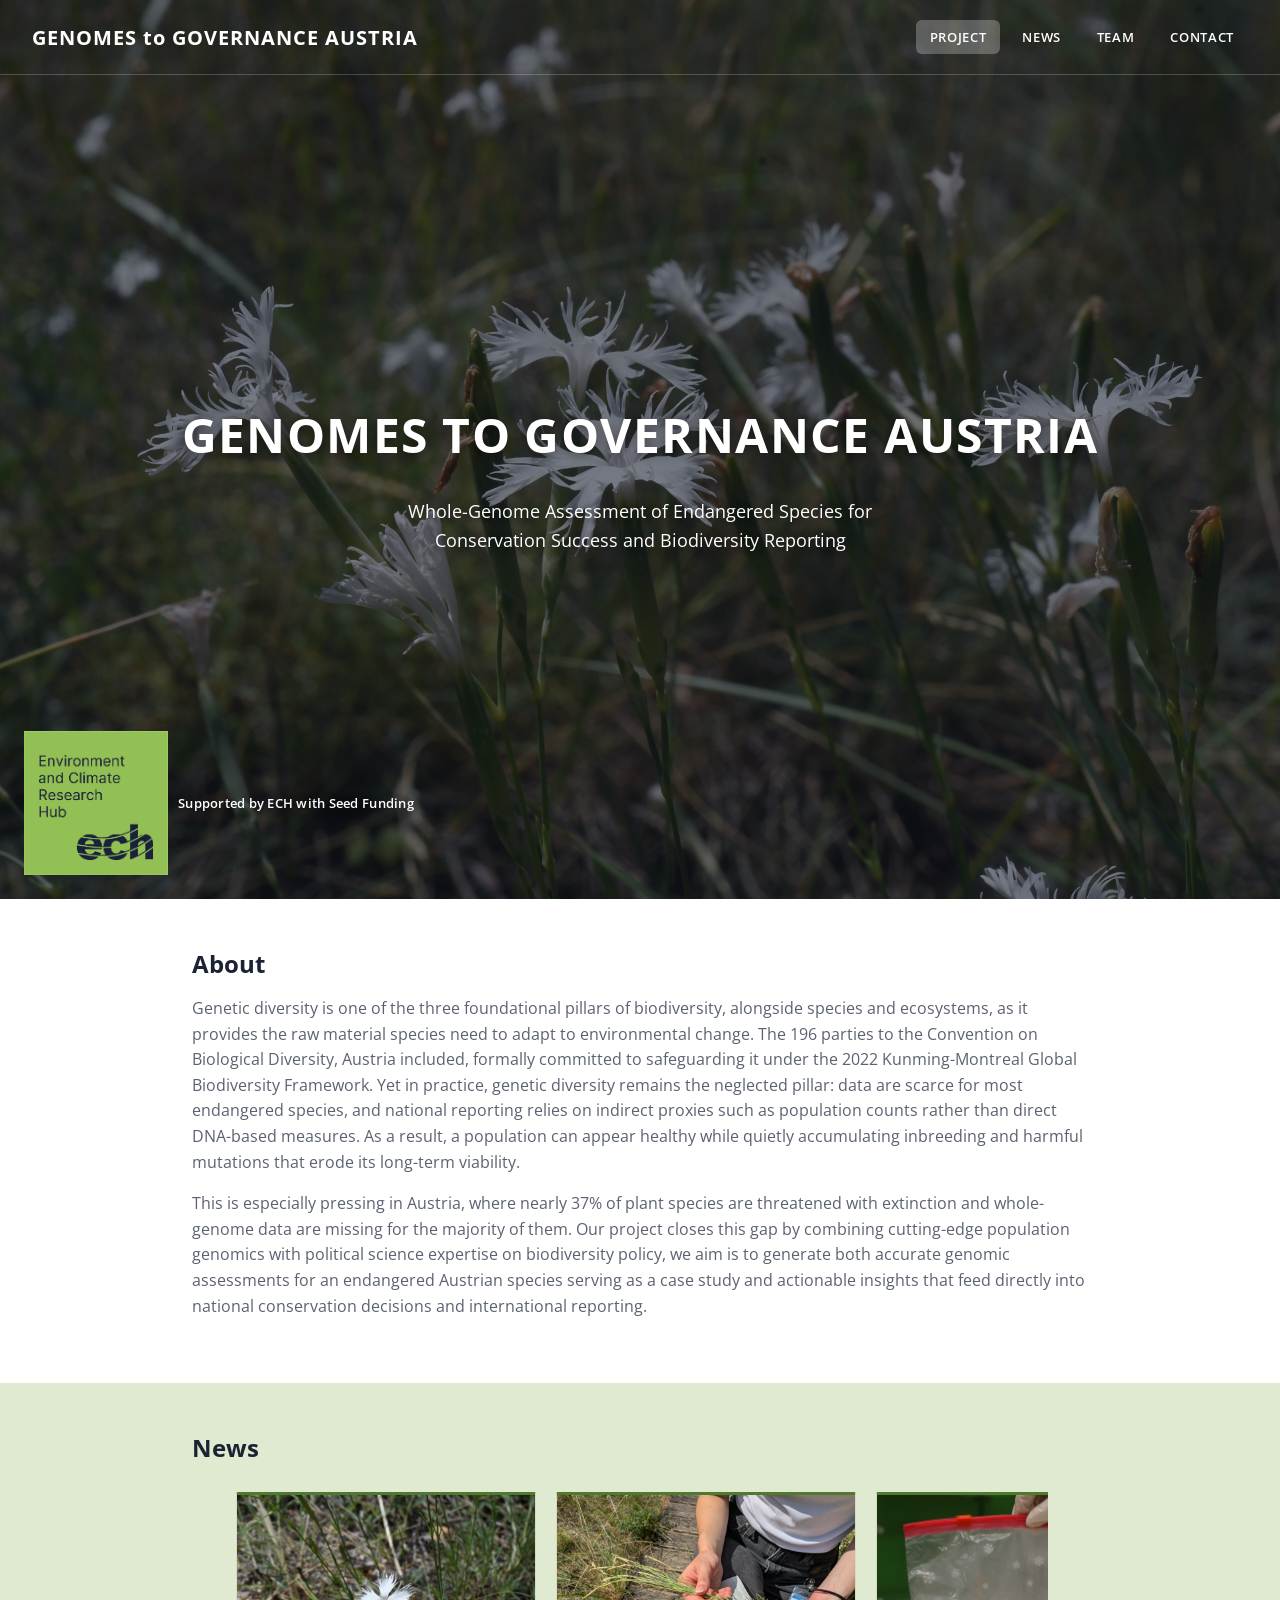
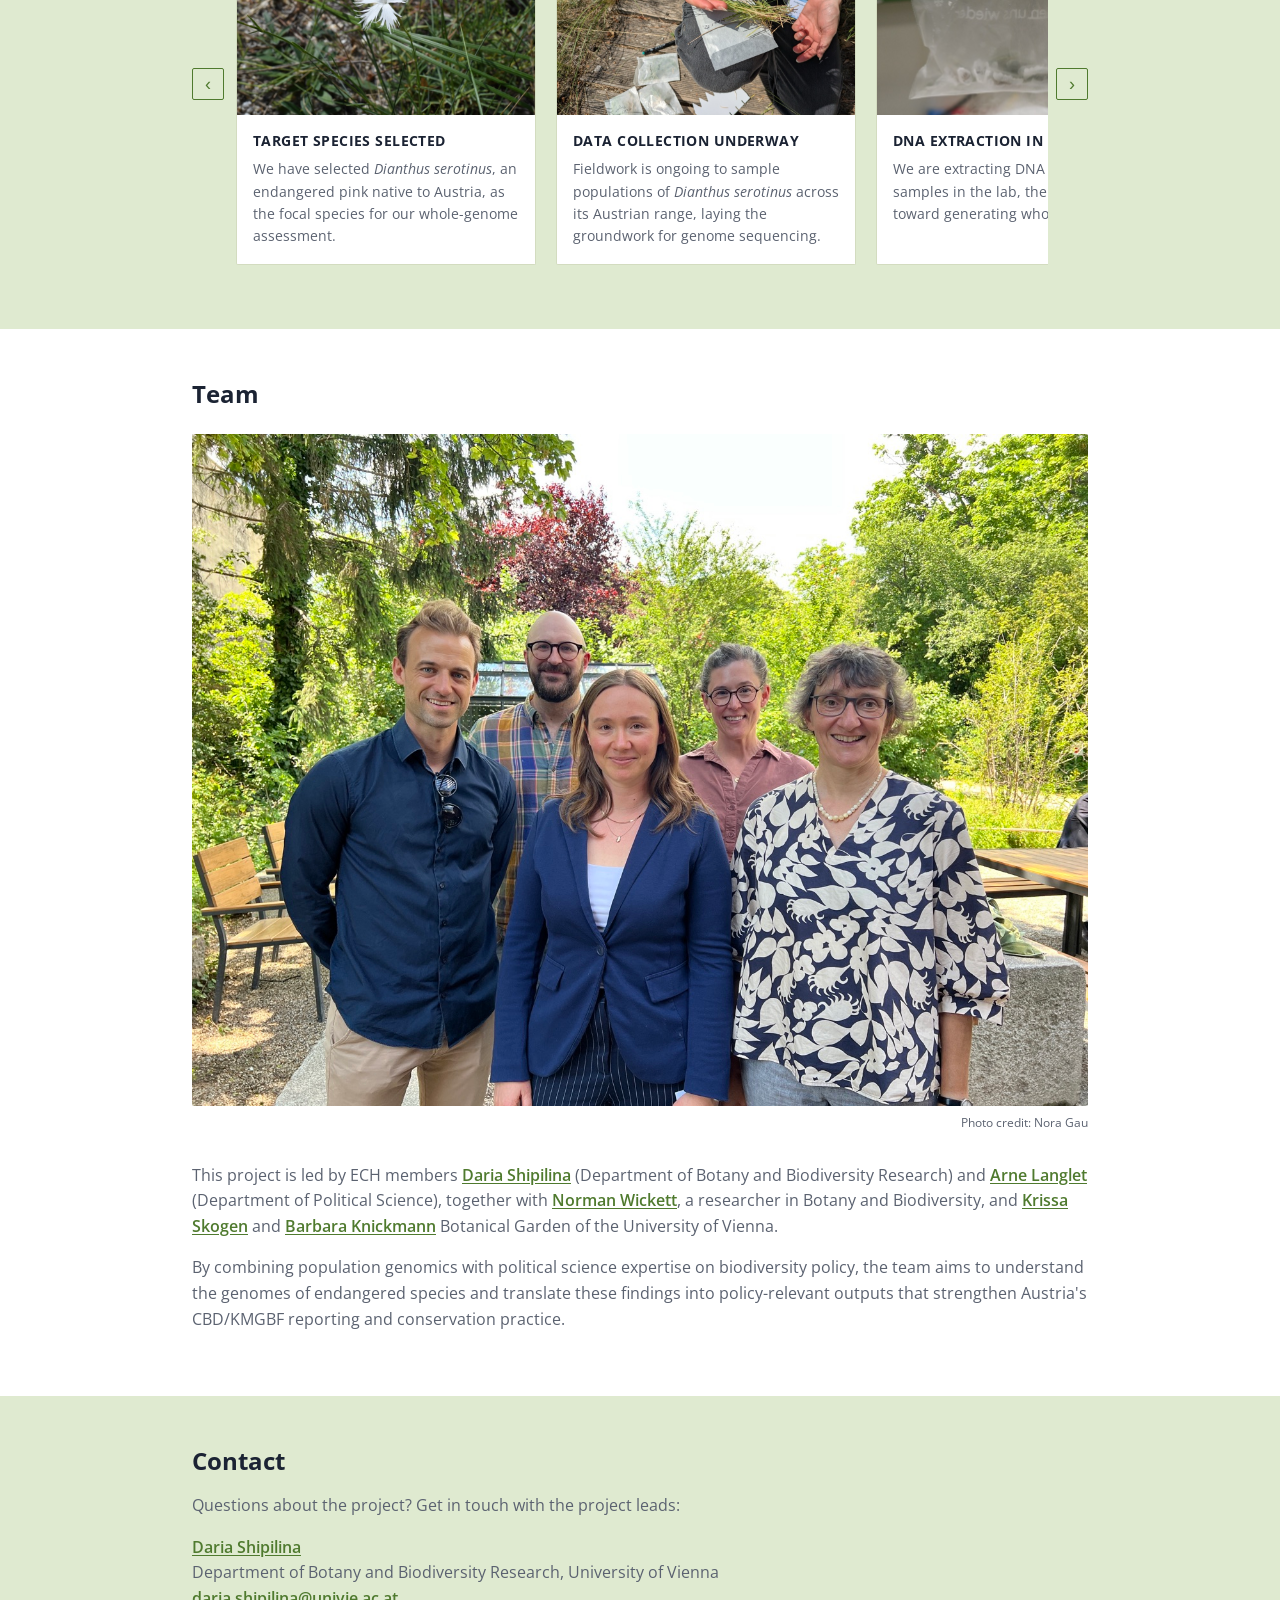
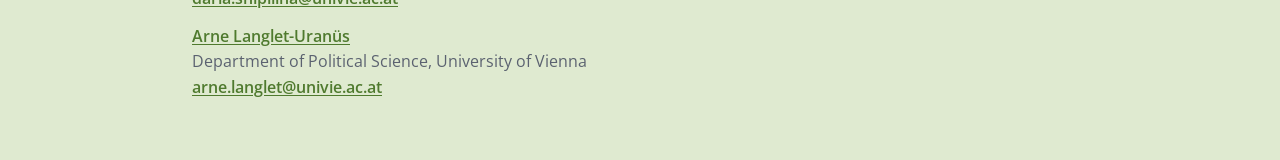
<file: index.html>
<!DOCTYPE html>
<html lang="en">
  <head>
    <meta charset="UTF-8">
    <meta name="viewport" content="width=device-width, initial-scale=1.0">
    <title>Genomes to Governance</title>
    <link rel="preconnect" href="https://fonts.googleapis.com">
    <link rel="preconnect" href="https://fonts.gstatic.com" crossorigin>
    <link href="https://fonts.googleapis.com/css2?family=Open+Sans:wght@400;600;700&display=swap" rel="stylesheet">
    <link rel="stylesheet" href="styles.css">
  </head>
  <body>
    <header class="site-header">
      <span class="brand">GENOMES to GOVERNANCE AUSTRIA</span>
      <nav class="nav">
        <button class="nav-btn active" data-page="project">PROJECT</button>
        <button class="nav-btn" data-page="news">NEWS</button>
        <button class="nav-btn" data-page="team">TEAM</button>
        <button class="nav-btn" data-page="contact">CONTACT</button>
      </nav>
    </header>

    <section id="project" class="page hero">
      <div class="badge">
        <img src="ech-logo.jpg" alt="ECH — Environment and Climate Research Hub" class="badge-logo">
        <span>Supported by ECH with Seed Funding</span>
      </div>
      <h1>GENOMES to GOVERNANCE AUSTRIA</h1>
      <p>Whole-Genome Assessment of Endangered Species for Conservation Success and Biodiversity Reporting</p>
    </section>

    <main>
      <section id="about" class="page page-light">
        <div class="container">
          <h1>About</h1>
          <p>Genetic diversity is one of the three foundational pillars of biodiversity, alongside species and ecosystems, as it provides the raw material species need to adapt to environmental change. The 196 parties to the Convention on Biological Diversity, Austria included, formally committed to safeguarding it under the 2022 Kunming-Montreal Global Biodiversity Framework. Yet in practice, genetic diversity remains the neglected pillar: data are scarce for most endangered species, and national reporting relies on indirect proxies such as population counts rather than direct DNA-based measures. As a result, a population can appear healthy while quietly accumulating inbreeding and harmful mutations that erode its long-term viability.​​</p>
          <p>This is especially pressing in Austria, where nearly 37% of plant species are threatened with extinction and whole-genome data are missing for the majority of them. Our project closes this gap by combining cutting-edge population genomics with political science expertise on biodiversity policy, we aim is to generate both accurate genomic assessments for an endangered Austrian species serving as a case study and actionable insights that feed directly into national conservation decisions and international reporting.</p>
        </div>
      </section>

      <section id="news" class="page page-dark">
        <div class="container">
          <h1>News</h1>
          <div class="news-row">
            <button class="news-arrow news-arrow-prev" aria-label="Previous">‹</button>
            <div class="news-scroll">
              <article class="news-card">
                <div class="news-card-photo"><img src="news-species.jpg" alt="Dianthus serotinus flower in the wild"></div>
                <h3>Target species selected</h3>
                <p>We have selected <em>Dianthus serotinus</em>, an endangered pink native to Austria, as the focal species for our whole-genome assessment.</p>
              </article>
              <article class="news-card">
                <div class="news-card-photo"><img src="news-collection.jpg" alt="Field sample being bagged and labeled"></div>
                <h3>Data collection underway</h3>
                <p>Fieldwork is ongoing to sample populations of <em>Dianthus serotinus</em> across its Austrian range, laying the groundwork for genome sequencing.</p>
              </article>
              <article class="news-card">
                <div class="news-card-photo"><img src="news-lab.jpg" alt="Sample bag being handled in the lab"></div>
                <h3>DNA extraction in the lab</h3>
                <p>We are extracting DNA from collected samples in the lab, the first step toward generating whole-genome data.</p>
              </article>
            </div>
            <button class="news-arrow news-arrow-next" aria-label="Next">›</button>
          </div>
        </div>
      </section>

      <section id="team" class="page page-light">
        <div class="container">
          <h1>Team</h1>
          <figure class="team-photo">
            <img src="team.jpg" alt="The project team standing together outdoors">
            <figcaption>Photo credit: Nora Gau</figcaption>
          </figure>
          <p>This project is led by ECH members <a href="https://www.linkedin.com/in/daria-shipilina/" target="_blank" rel="noopener noreferrer">Daria Shipilina</a> (Department of Botany and Biodiversity Research) and <a href="https://politikwissenschaft.univie.ac.at/en/about-us/staff/langlet-uranues/" target="_blank" rel="noopener noreferrer">Arne Langlet</a> (Department of Political Science), together with <a href="https://ufind.univie.ac.at/en/person.html?id=1004016" target="_blank" rel="noopener noreferrer">Norman Wickett</a>, a researcher in Botany and Biodiversity, and  <a href="https://ufind.univie.ac.at/en/person.html?id=1016050" target="_blank" rel="noopener noreferrer">Krissa Skogen</a> and <a href="https://ufind.univie.ac.at/en/person.html?id=32356" target="_blank" rel="noopener noreferrer">Barbara Knickmann</a> Botanical Garden of the University of Vienna.
          </p>
        <p> 
            By combining population genomics with political science expertise on biodiversity policy, the team aims to understand the genomes of endangered species and translate these findings into policy-relevant outputs that strengthen Austria's CBD/KMGBF reporting and conservation practice.
          </p>
        </div>
      </section>

      <section id="contact" class="page page-dark">
        <div class="container">
          <h1>Contact</h1>
          <p>Questions about the project? Get in touch with the project leads:</p>
          <ul class="contact-list">
            <li><a href="https://www.linkedin.com/in/daria-shipilina/" target="_blank" rel="noopener noreferrer">Daria Shipilina</a> Department of Botany and Biodiversity Research, University of Vienna<br><a class="contact-email" href="mailto:daria.shipilina@univie.ac.at">daria.shipilina@univie.ac.at</a></li>
            <li><a href="https://politikwissenschaft.univie.ac.at/en/about-us/staff/langlet-uranues/" target="_blank" rel="noopener noreferrer">Arne Langlet-Uranüs</a> Department of Political Science, University of Vienna<br><a class="contact-email" href="mailto:arne.langlet@univie.ac.at">arne.langlet@univie.ac.at</a></li>
          </ul>
        </div>
      </section>
    </main>

    <script src="script.js"></script>
  </body>
</html>
</file>
<file: styles.css>
:root {
  --ink: #1b2333;
  --muted: #5b6270;
  --accent: #4f7a2e;
  --accent-soft: #dfead0;
  --bg: #f2f4e9;
  --border: #d3dcc0;
}

* {
  box-sizing: border-box;
}

body {
  margin: 0;
  font-family: "Open Sans", -apple-system, BlinkMacSystemFont, "Segoe UI", Helvetica, Arial, sans-serif;
  color: var(--ink);
  background: var(--bg);
}

html {
  scroll-behavior: smooth;
}

.site-header,
.hero {
  background-image: linear-gradient(rgba(16, 20, 30, 0.55), rgba(16, 20, 30, 0.55)), url("hero.jpg");
  background-size: cover;
  background-position: center;
  background-attachment: fixed;
}

.site-header {
  position: sticky;
  top: 0;
  z-index: 10;
  display: flex;
  align-items: center;
  justify-content: space-between;
  flex-wrap: wrap;
  gap: 12px;
  padding: 20px 32px;
  border-bottom: 1px solid rgba(255, 255, 255, 0.2);
}

.site-header .brand,
.site-header .nav-btn {
  color: #fff;
}

.site-header .nav-btn:hover {
  color: #fff;
  background: rgba(255, 255, 255, 0.15);
}

.site-header .nav-btn.active {
  color: #fff;
  background: rgba(255, 255, 255, 0.25);
}

.brand {
  font-weight: 700;
  font-size: 20px;
  letter-spacing: 0.05em;
}

.nav {
  display: flex;
  gap: 8px;
}

.nav-btn {
  font-family: inherit;
  font-weight: 600;
  font-size: 13px;
  letter-spacing: 0.05em;
  color: var(--muted);
  background: none;
  border: none;
  padding: 8px 14px;
  border-radius: 6px;
  cursor: pointer;
  transition: background 0.15s ease, color 0.15s ease;
}

.nav-btn:hover {
  color: var(--ink);
  background: var(--border);
}

.nav-btn.active {
  color: var(--accent);
  background: var(--accent-soft);
}

.container {
  max-width: 960px;
  margin: 0 auto;
  padding: 0 32px;
}

.page {
  padding: 48px 0;
  scroll-margin-top: 76px;
}

.page-light {
  background: #fff;
  color: var(--ink);
}

.page-dark {
  background: var(--accent-soft);
  color: var(--ink);
}

.page-dark h1 {
  color: var(--ink);
}

.page-dark .news-arrow {
  border-color: var(--accent);
  color: var(--accent);
}

.page-dark .news-arrow:hover {
  background: var(--accent);
  color: #fff;
}

.hero {
  position: relative;
  display: flex;
  flex-direction: column;
  align-items: center;
  justify-content: center;
  text-align: center;
  min-height: calc(100vh - 76px);
  padding: 64px 24px;
  border-bottom: none;
  color: #fff;
}

.badge {
  position: absolute;
  left: 24px;
  bottom: 24px;
  display: flex;
  align-items: center;
  gap: 10px;
  font-size: 13px;
  font-weight: 600;
  letter-spacing: 0.02em;
  color: #fff;
  text-shadow: 0 1px 8px rgba(0, 0, 0, 0.45);
}

.badge-logo {
  width: 144px;
  height: 144px;
  object-fit: contain;
}

.hero h1 {
  font-size: clamp(28px, 5vw, 48px);
  font-weight: 700;
  letter-spacing: 0.03em;
  text-transform: uppercase;
  text-shadow: 0 2px 12px rgba(0, 0, 0, 0.45);
}

.hero.page p {
  max-width: 560px;
  font-size: clamp(15px, 2vw, 18px);
  color: #fff;
  text-shadow: 0 1px 8px rgba(0, 0, 0, 0.45);
}

.page h1 {
  margin: 0 0 12px;
}

.news-row {
  position: relative;
  display: flex;
  align-items: center;
  gap: 8px;
  margin-top: 24px;
}

.news-scroll {
  display: flex;
  gap: 20px;
  overflow-x: auto;
  scroll-snap-type: x mandatory;
  scroll-padding-left: 4px;
  padding: 4px 4px 16px;
}

.news-card {
  flex: 0 0 300px;
  scroll-snap-align: start;
  background: #fff;
  border: 1px solid var(--border);
  border-top: 3px solid var(--accent);
  border-radius: 2px;
  overflow: hidden;
}

.news-card-photo {
  height: 220px;
  display: flex;
  align-items: center;
  justify-content: center;
  background: repeating-linear-gradient(
    135deg,
    var(--accent) 0px,
    var(--accent) 14px,
    #46672a 14px,
    #46672a 28px
  );
  color: #fff;
  font-size: 12px;
  font-weight: 700;
  letter-spacing: 0.08em;
  text-transform: uppercase;
}

.news-card-photo img {
  width: 100%;
  height: 100%;
  object-fit: cover;
}

.news-card h3 {
  font-size: 14px;
  font-weight: 700;
  letter-spacing: 0.03em;
  text-transform: uppercase;
  color: var(--ink);
  margin: 16px 16px 8px;
}

.news-card p {
  margin: 0 16px 16px;
  font-size: 14px;
  line-height: 1.55;
}

.news-arrow {
  flex: none;
  width: 32px;
  height: 32px;
  border-radius: 2px;
  border: 1px solid var(--accent);
  background: none;
  color: var(--accent);
  font-size: 18px;
  line-height: 1;
  cursor: pointer;
  transition: background 0.15s ease, color 0.15s ease;
}

.news-arrow:hover {
  background: var(--accent);
  color: #fff;
}

.page p {
  color: var(--muted);
  line-height: 1.6;
}

#team p a,
#contact a {
  color: var(--accent);
  font-weight: 600;
  text-decoration: underline;
  text-underline-offset: 2px;
}

#team p a:hover,
#contact a:hover {
  color: var(--ink);
}

.contact-list {
  margin: 16px 0 0;
  padding: 0;
  list-style: none;
}

.contact-list li {
  margin-bottom: 12px;
  line-height: 1.6;
  color: var(--muted);
}

.contact-list a:first-child {
  display: block;
  font-size: 16px;
}

.contact-list .contact-email {
  font-weight: 400;
}

.team-photo {
  margin: 24px 0 32px;
}

.team-photo img {
  display: block;
  width: 100%;
  height: auto;
  border-radius: 2px;
}

.team-photo figcaption {
  margin-top: 8px;
  font-size: 12px;
  color: var(--muted);
  text-align: right;
}
</file>
